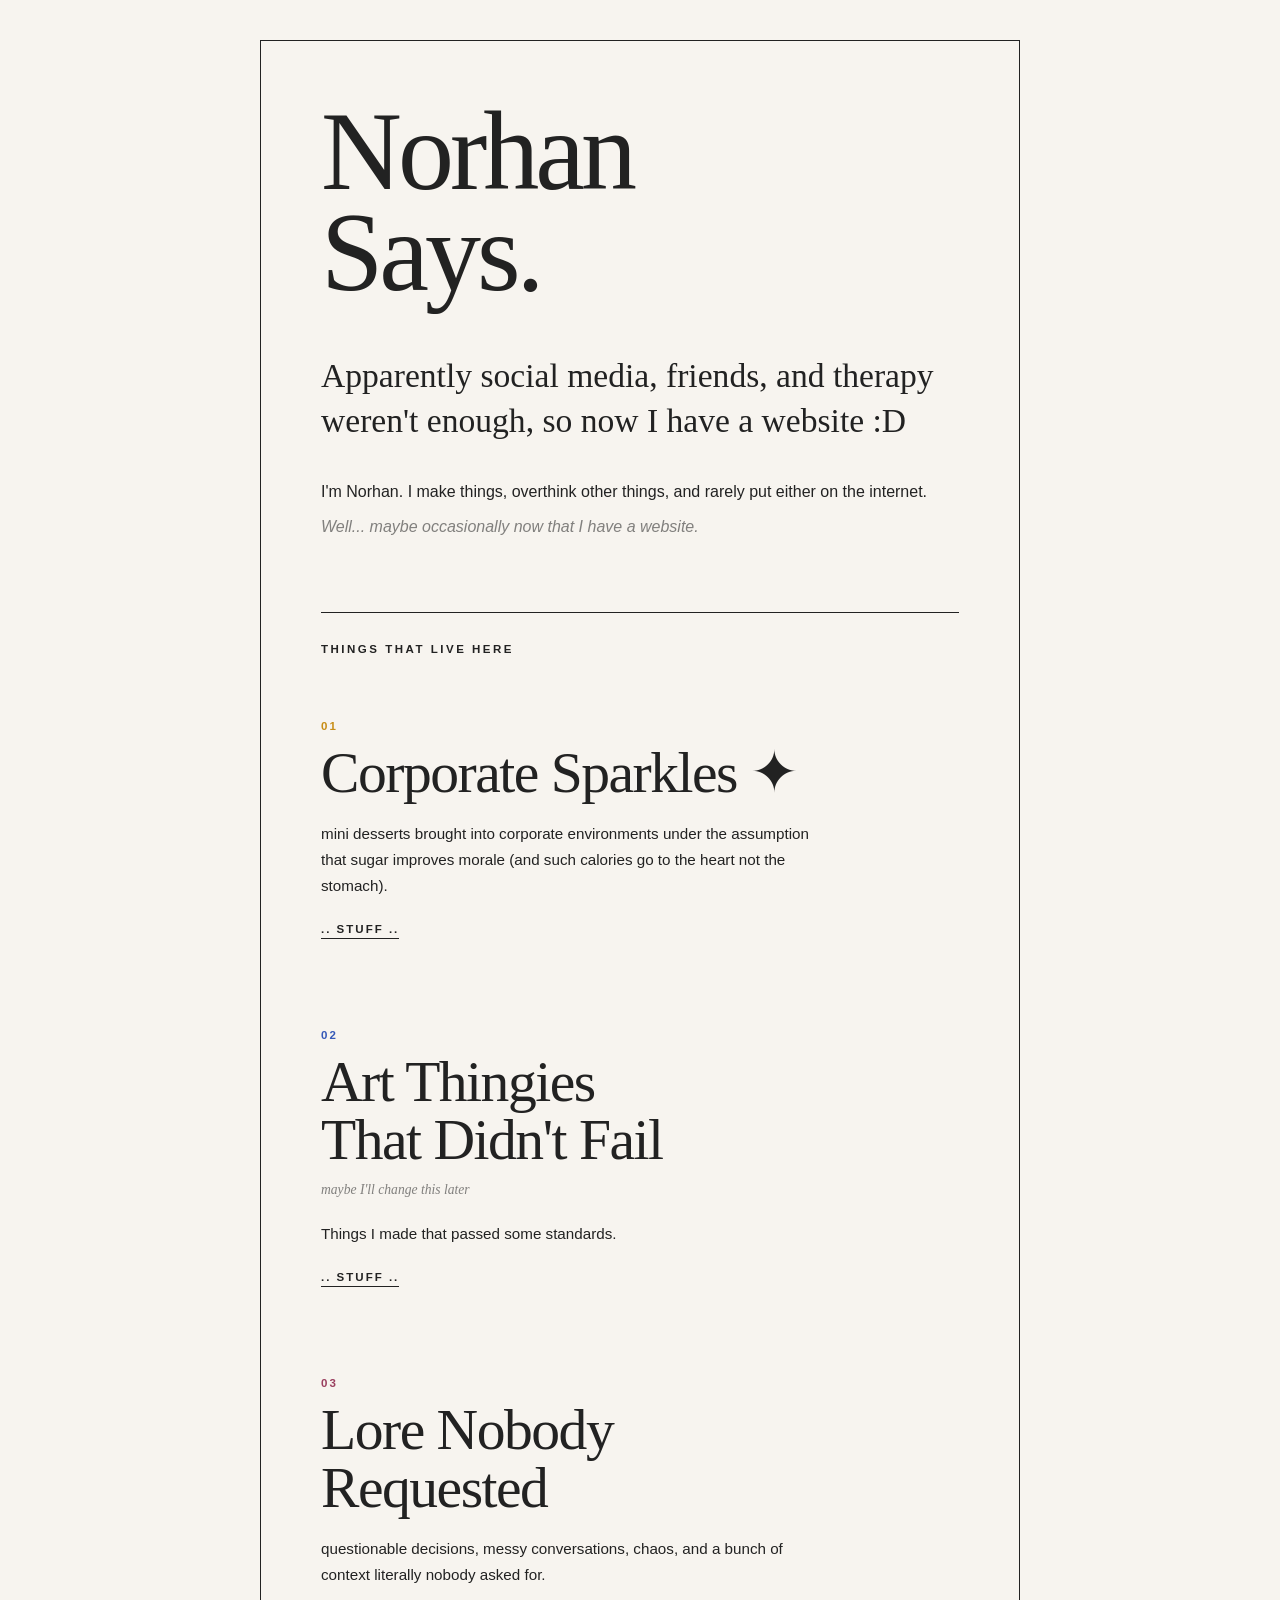
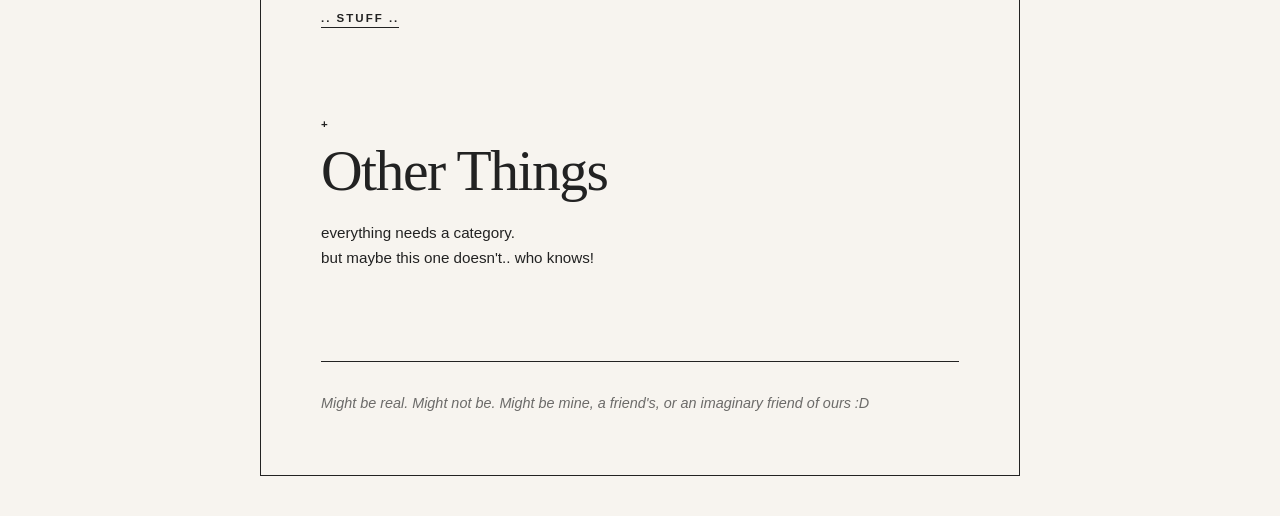
<file: index.html>
<!DOCTYPE html>
<html lang="en">

<head>
  <meta charset="UTF-8">
  <meta name="viewport" content="width=device-width, initial-scale=1.0">

  <title>Norhan Says</title>

  <style>
    * {
      box-sizing: border-box;
    }

    body {
      margin: 0;
      min-height: 100vh;
      background: #f7f4ef;
      color: #222;
      font-family: Georgia, "Times New Roman", serif;
    }

    main {
      width: 90%;
      max-width: 760px;
      padding: 60px;
      margin: 40px auto;
      border: 1px solid #222;
    }


    /* =========================
       TOP
       ========================= */

    h1 {
      font-size: clamp(3.5rem, 10vw, 7rem);
      font-weight: 500;
      letter-spacing: -4px;
      line-height: 0.9;
      margin: 0 0 50px;
    }

    .intro {
      font-size: clamp(1.5rem, 3vw, 2.1rem);
      line-height: 1.35;
      margin: 0 0 35px;
    }

    .mini-bio {
      max-width: 650px;
      font-family: Arial, Helvetica, sans-serif;
      font-size: 1rem;
      line-height: 1.8;
      margin: 0 0 70px;
    }

    .bio-aside {
      display: block;
      margin-top: 6px;
      opacity: 0.55;
      font-style: italic;
    }


    /* =========================
       COLLECTIONS
       ========================= */

    .collections {
      border-top: 1px solid #222;
      padding-top: 30px;
    }

    .section-label {
      margin: 0 0 65px;
      font-family: Arial, Helvetica, sans-serif;
      font-size: 0.72rem;
      font-weight: bold;
      text-transform: uppercase;
      letter-spacing: 2.5px;
    }

    .collection {
      max-width: 540px;
      margin-bottom: 90px;
    }

    .number {
      display: block;
      margin-bottom: 12px;
      font-family: Arial, Helvetica, sans-serif;
      font-size: 0.72rem;
      font-weight: bold;
      letter-spacing: 2px;
    }

    .collection h2 {
      margin: 0 0 20px;
      color: #222;
      font-family: Georgia, "Times New Roman", serif;
      font-size: clamp(2.2rem, 5vw, 3.6rem);
      font-weight: 500;
      line-height: 1;
      letter-spacing: -1.5px;
      transition: color 0.25s ease;
    }

    .collection p {
      max-width: 500px;
      margin: 0 0 20px;
      font-family: Arial, Helvetica, sans-serif;
      font-size: 0.95rem;
      line-height: 1.7;
    }

    .collection.right p {
      margin-left: auto;
    }


    /* =========================
       LINKS
       ========================= */

    .collection a {
      display: inline-block;
      color: #222;
      font-family: Arial, Helvetica, sans-serif;
      font-size: 0.72rem;
      font-weight: bold;
      text-transform: uppercase;
      letter-spacing: 2px;
      text-decoration: none;
      border-bottom: 1px solid currentColor;
      padding-bottom: 3px;
      transition: color 0.25s ease;
    }


    /* =========================
       LITTLE COMMENTS
       ========================= */

    .title-aside {
      margin-top: -10px !important;
      font-family: Georgia, "Times New Roman", serif !important;
      font-size: 0.85rem !important;
      font-style: italic;
      opacity: 0.55;
    }


    /* =========================
       COLORS
       ========================= */

    .sparkles .number {
      color: #c78d16;
    }

    .art .number {
      color: #3659b8;
    }

    .lore .number {
      color: #9a3f5f;
    }

    .sparkles:hover h2,
    .sparkles:hover a {
      color: #c78d16;
    }

    .art:hover h2,
    .art:hover a {
      color: #3659b8;
    }

    .lore:hover h2,
    .lore:hover a {
      color: #9a3f5f;
    }


    /* =========================
       FOOTER
       ========================= */

    footer {
      border-top: 1px solid #222;
      padding-top: 30px;
    }

    .disclaimer {
      margin: 0;
      font-family: Arial, Helvetica, sans-serif;
      font-size: 0.9rem;
      line-height: 1.6;
      opacity: 0.65;
      font-style: italic;
    }


    /* =========================
       MOBILE
       ========================= */

    @media (max-width: 600px) {

      main {
        width: calc(100% - 30px);
        padding: 45px 25px;
        margin: 15px auto;
      }

      h1 {
        letter-spacing: -2px;
        margin-bottom: 35px;
      }

      .mini-bio {
        margin-bottom: 55px;
      }

      .section-label {
        margin-bottom: 50px;
      }

      .collection,
      .collection.right {
        max-width: 100%;
        margin-left: 0;
        margin-bottom: 65px;
        text-align: left;
      }

      .collection.right p {
        margin-left: 0;
      }
    }

  </style>
</head>


<body>

  <main>

    <!-- =====================
         INTRO
         ===================== -->

    <header>

      <h1>
        Norhan<br>
        Says.
      </h1>

      <p class="intro">
        Apparently social media, friends, and therapy weren't enough,
        so now I have a website :D
      </p>

      <p class="mini-bio">
        I'm Norhan. I make things, overthink other things,
        and rarely put either on the internet.

        <span class="bio-aside">
          Well... maybe occasionally now that I have a website.
        </span>
      </p>

    </header>


    <!-- =====================
         COLLECTIONS
         ===================== -->

    <section class="collections">

      <p class="section-label">
        Things that live here
      </p>


      <!-- CORPORATE SPARKLES -->

      <article class="collection sparkles">

        <span class="number">01</span>

        <h2>
          Corporate Sparkles ✦
        </h2>

        <p>
          mini desserts brought into corporate environments under the
          assumption that sugar improves morale
          (and such calories go to the heart not the stomach).
        </p>

        <a href="coming-soon.html">
          .. stuff ..
        </a>

      </article>


      <!-- ART THINGIES -->

      <article class="collection art">

        <span class="number">02</span>

        <h2>
          Art Thingies<br>
          That Didn't Fail
        </h2>

        <p class="title-aside">
          maybe I'll change this later
        </p>

        <p>
          Things I made that passed some standards.
        </p>

        <a href="coming-soon.html">
          .. stuff ..
        </a>

      </article>


      <!-- LORE -->

      <article class="collection lore">

        <span class="number">03</span>

        <h2>
          Lore Nobody<br>
          Requested
        </h2>

        <p>
          questionable decisions, messy conversations,
          chaos, and a bunch of context
          literally nobody asked for.
        </p>

        <a href="lore.html">
          .. stuff ..
        </a>

      </article>


      <!-- OTHER THINGS -->

      <article class="collection other">

        <span class="number">+</span>

        <h2>
          Other Things
        </h2>

        <p>
          everything needs a category.<br>
          but maybe this one doesn't.. who knows!
        </p>

      </article>

    </section>


    <!-- =====================
         DISCLAIMER
         ===================== -->

    <footer>

      <p class="disclaimer">
        Might be real. Might not be. Might be mine, a friend's,
        or an imaginary friend of ours :D
      </p>

    </footer>

  </main>

</body>

</html>
</file>
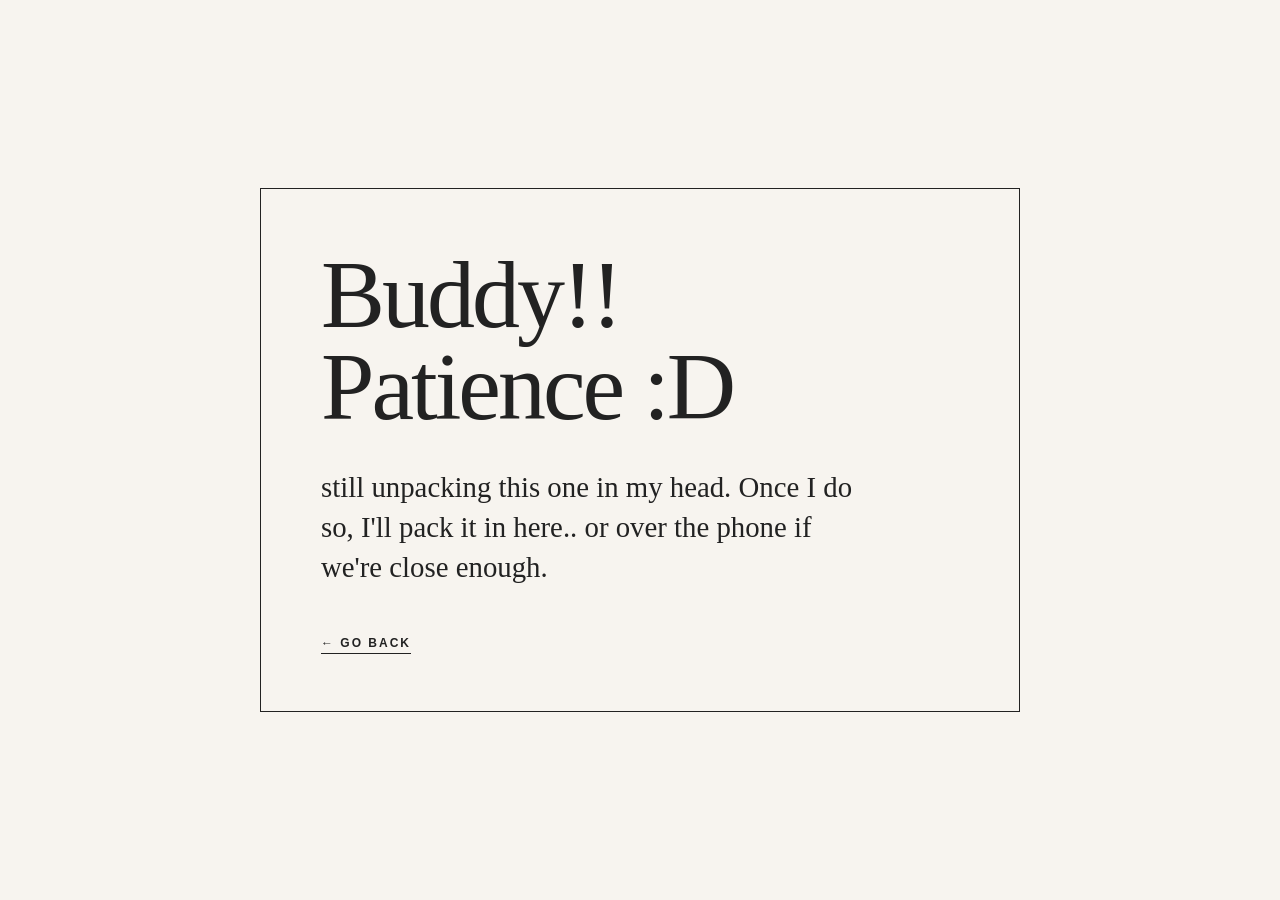
<file: coming-soon.html>
<!DOCTYPE html>
<html lang="en">

<head>
  <meta charset="UTF-8">
  <meta name="viewport" content="width=device-width, initial-scale=1.0">

  <title>Buddy! be Patient</title>

  <style>
    * {
      box-sizing: border-box;
    }

    body {
      margin: 0;
      min-height: 100vh;
      background: #f7f4ef;
      color: #222;
      font-family: Georgia, "Times New Roman", serif;

      display: flex;
      align-items: center;
      justify-content: center;
    }

    main {
      width: 90%;
      max-width: 760px;
      padding: 60px;
      margin: 40px;
      border: 1px solid #222;
    }

    h1 {
      font-size: clamp(3rem, 9vw, 6rem);
      font-weight: 500;
      letter-spacing: -3px;
      line-height: 0.95;
      margin: 0 0 35px;
    }

    p {
      max-width: 550px;
      font-size: clamp(1.3rem, 3vw, 1.8rem);
      line-height: 1.4;
      margin: 0 0 45px;
    }

    a {
      color: #222;
      font-family: Arial, Helvetica, sans-serif;
      font-size: 0.75rem;
      font-weight: bold;
      text-transform: uppercase;
      letter-spacing: 2px;
      text-decoration: none;
      border-bottom: 1px solid #222;
      padding-bottom: 3px;
    }

    @media (max-width: 600px) {
      main {
        padding: 45px 25px;
        margin: 15px;
      }
    }
  </style>
</head>

<body>

  <main>

    <h1>
      Buddy!!<br>
      Patience :D
    </h1>

    <p>
      still unpacking this one in my head.
      Once I do so, I'll pack it in here.. or over the phone if we're close enough.
    </p>

    <a href="index.html">
      ← go back
    </a>

  </main>

</body>

</html>
</file>
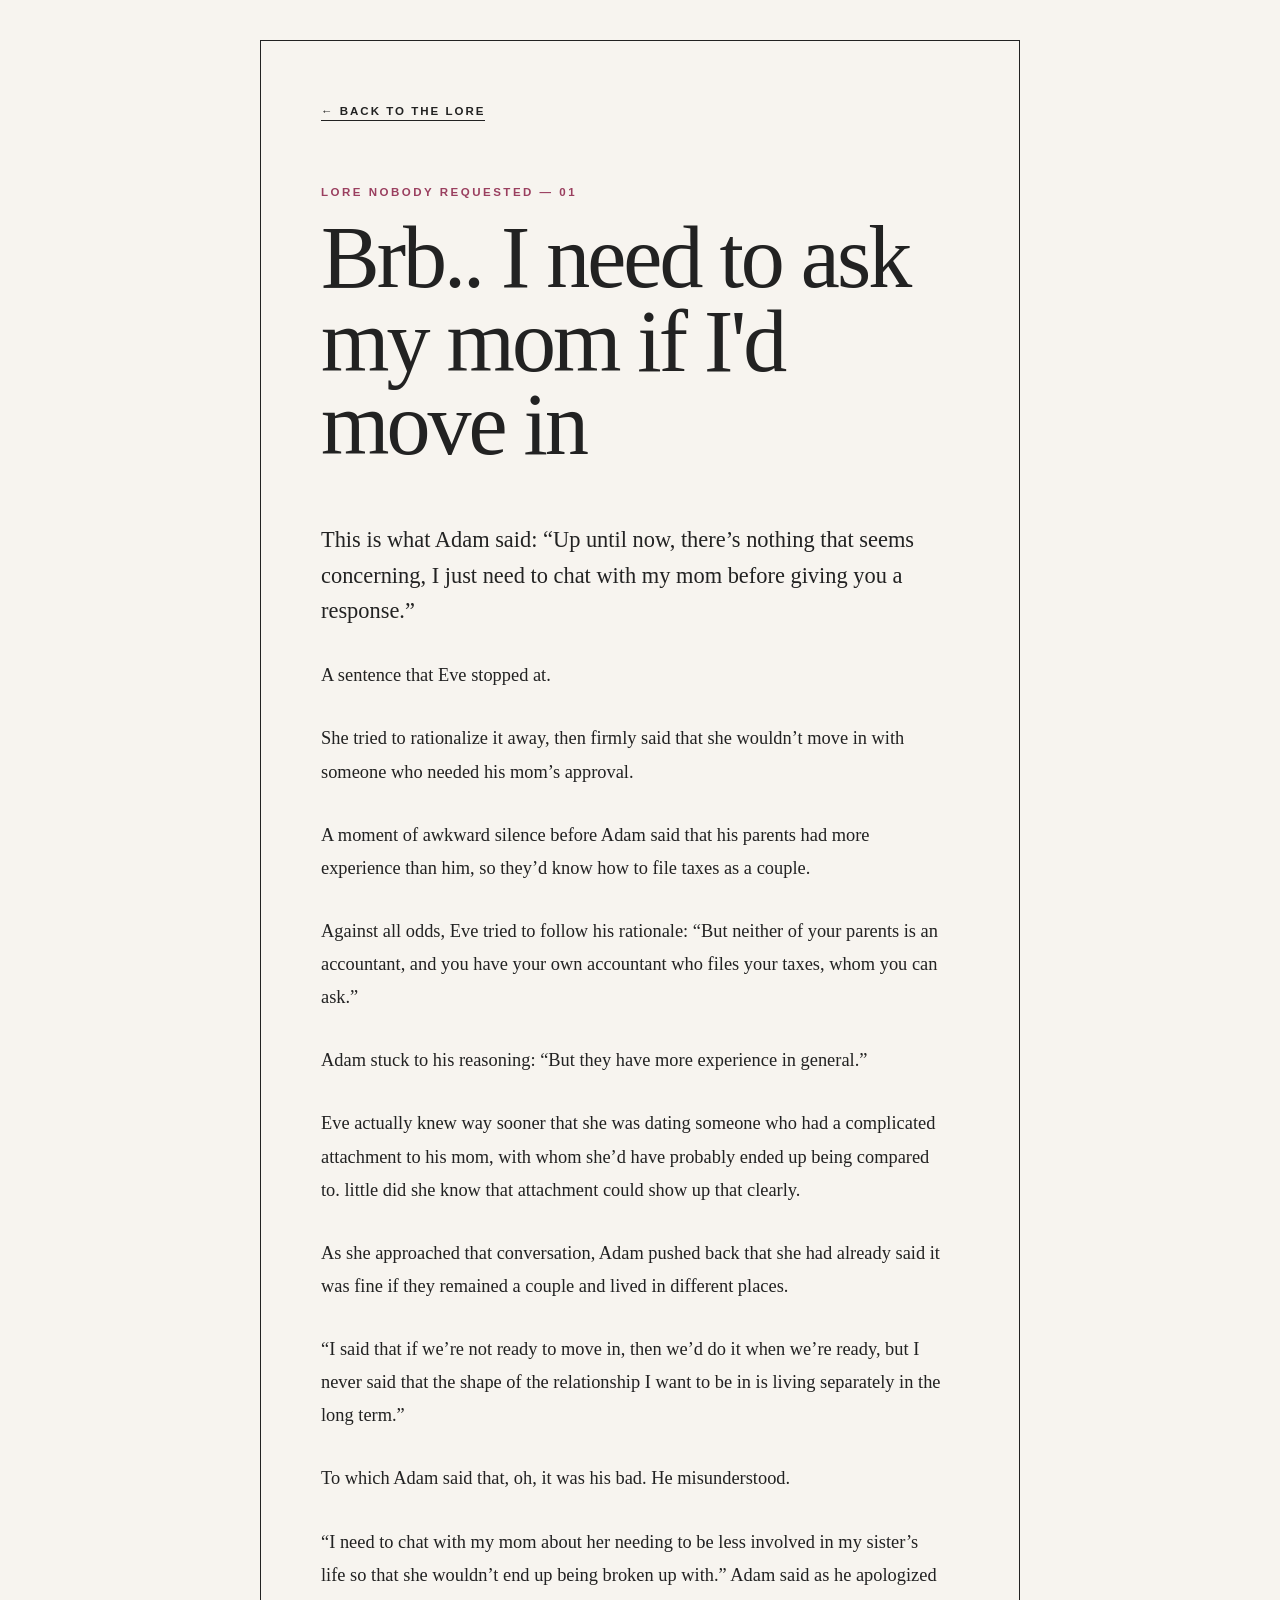
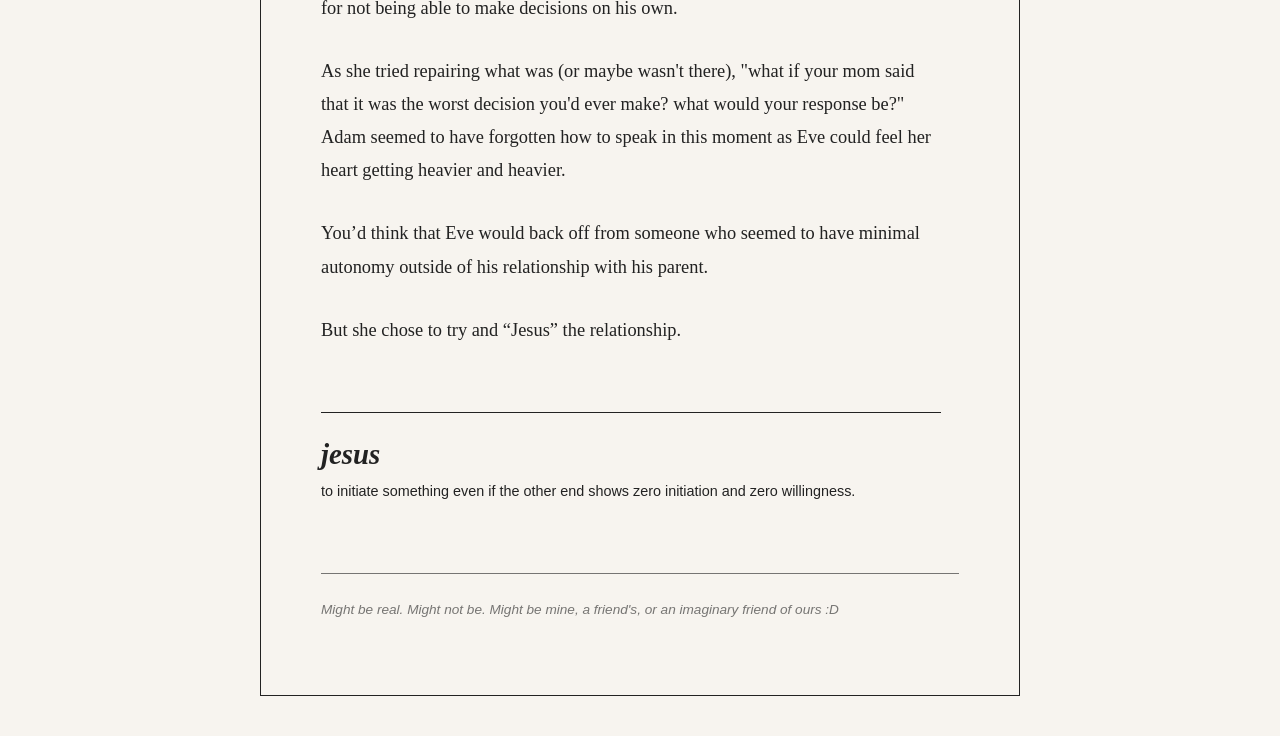
<file: lore.html>
<!DOCTYPE html>
<html lang="en">

<head>
  <meta charset="UTF-8">
  <meta name="viewport" content="width=device-width, initial-scale=1.0">

  <title>Brb.. I need to ask my mom if I'd move in</title>

  <style>
    * {
      box-sizing: border-box;
    }

    body {
      margin: 0;
      min-height: 100vh;
      background: #f7f4ef;
      color: #222;
      font-family: Georgia, "Times New Roman", serif;
    }

    main {
      width: 90%;
      max-width: 760px;
      padding: 60px;
      margin: 40px auto;
      border: 1px solid #222;
    }

    .back {
      display: inline-block;
      margin-bottom: 65px;
      color: #222;
      font-family: Arial, Helvetica, sans-serif;
      font-size: 0.72rem;
      font-weight: bold;
      text-transform: uppercase;
      letter-spacing: 2px;
      text-decoration: none;
      border-bottom: 1px solid #222;
      padding-bottom: 3px;
    }

    .category {
      margin: 0 0 18px;
      color: #9a3f5f;
      font-family: Arial, Helvetica, sans-serif;
      font-size: 0.72rem;
      font-weight: bold;
      text-transform: uppercase;
      letter-spacing: 2.5px;
    }

    h1 {
      max-width: 680px;
      margin: 0 0 55px;
      font-size: clamp(3rem, 7vw, 5.5rem);
      font-weight: 500;
      letter-spacing: -3px;
      line-height: 0.95;
    }

    .story {
      max-width: 620px;
    }

    .story p {
      margin: 0 0 30px;
      font-size: 1.15rem;
      line-height: 1.8;
    }

    .opening {
      font-size: 1.4rem !important;
      line-height: 1.6 !important;
    }

    .definition {
      margin-top: 65px;
      padding-top: 25px;
      border-top: 1px solid #222;
    }

    .definition-word {
      margin: 0 0 8px;
      font-size: 1.8rem;
      font-style: italic;
    }

    .definition p {
      margin: 0;
      font-family: Arial, Helvetica, sans-serif;
      font-size: 0.9rem;
      line-height: 1.7;
    }

    .disclaimer {
      margin-top: 70px;
      padding-top: 25px;
      border-top: 1px solid #222;
      font-family: Arial, Helvetica, sans-serif;
      font-size: 0.85rem;
      font-style: italic;
      line-height: 1.6;
      opacity: 0.6;
    }

    @media (max-width: 600px) {
      main {
        width: calc(100% - 30px);
        padding: 45px 25px;
        margin: 15px auto;
      }

      h1 {
        letter-spacing: -2px;
      }

      .story p {
        font-size: 1.05rem;
      }
    }
  </style>
</head>


<body>

  <main>

    <a class="back" href="../lore.html">
      ← back to the lore
    </a>

    <p class="category">
      Lore Nobody Requested — 01
    </p>

    <h1>
      Brb.. I need to ask my mom if I'd move in
    </h1>


    <article class="story">

      <p class="opening">
        This is what Adam said:
        “Up until now, there’s nothing that seems concerning,
        I just need to chat with my mom before giving you a response.”
      </p>

      <p>
        A sentence that Eve stopped at.
      </p>

      <p>
        She tried to rationalize it away, then firmly said that
        she wouldn’t move in with someone who needed his mom’s approval.
      </p>

      <p>
        A moment of awkward silence before Adam said that his parents
        had more experience than him, so they’d know how to file taxes
        as a couple.
      </p>

      <p>
        Against all odds, Eve tried to follow his rationale:
        “But neither of your parents is an accountant, and you have your
        own accountant who files your taxes, whom you can ask.”
      </p>

      <p>
        Adam stuck to his reasoning:
        “But they have more experience in general.”
      </p>

      <p>
        Eve actually knew way sooner that she was dating someone who had
        a complicated attachment to his mom, with whom she’d have probably
        ended up being compared to. little did she know that attachment could show up that clearly.
      </p>

      <p>
        As she approached that conversation, Adam pushed back that she had
        already said it was fine if they remained a couple and lived in
        different places.
      </p>

      <p>
        “I said that if we’re not ready to move in, then we’d do it when
        we’re ready, but I never said that the shape of the relationship
        I want to be in is living separately in the long term.”
      </p>

      <p>
        To which Adam said that, oh, it was his bad. He misunderstood.
      </p>

      <p>
        “I need to chat with my mom about her needing to be less involved in my
        sister’s life so that she wouldn’t end up being broken up with.” 
        Adam said as he apologized for not being able to make decisions on his own.
      </p>

      <p>
        As she tried repairing what was (or maybe wasn't there), 
        "what if your mom said that it was the worst decision you'd ever make? what would your response be?"
        Adam seemed to have forgotten how to speak in this moment as Eve could feel her heart getting heavier and heavier.
      </p>

      <p>
        You’d think that Eve would back off from someone who seemed to
        have minimal autonomy outside of his relationship with his
        parent.
      </p>

      <p>
        But she chose to try and “Jesus” the relationship. 
      </p>


      <aside class="definition">

        <h2 class="definition-word">
          jesus
        </h2>

        <p>
          to initiate something even if the other end
          shows zero initiation and zero willingness.
        </p>

      </aside>

    </article>


    <p class="disclaimer">
      Might be real. Might not be. Might be mine, a friend's,
      or an imaginary friend of ours :D
    </p>

  </main>

</body>

</html>
</file>
